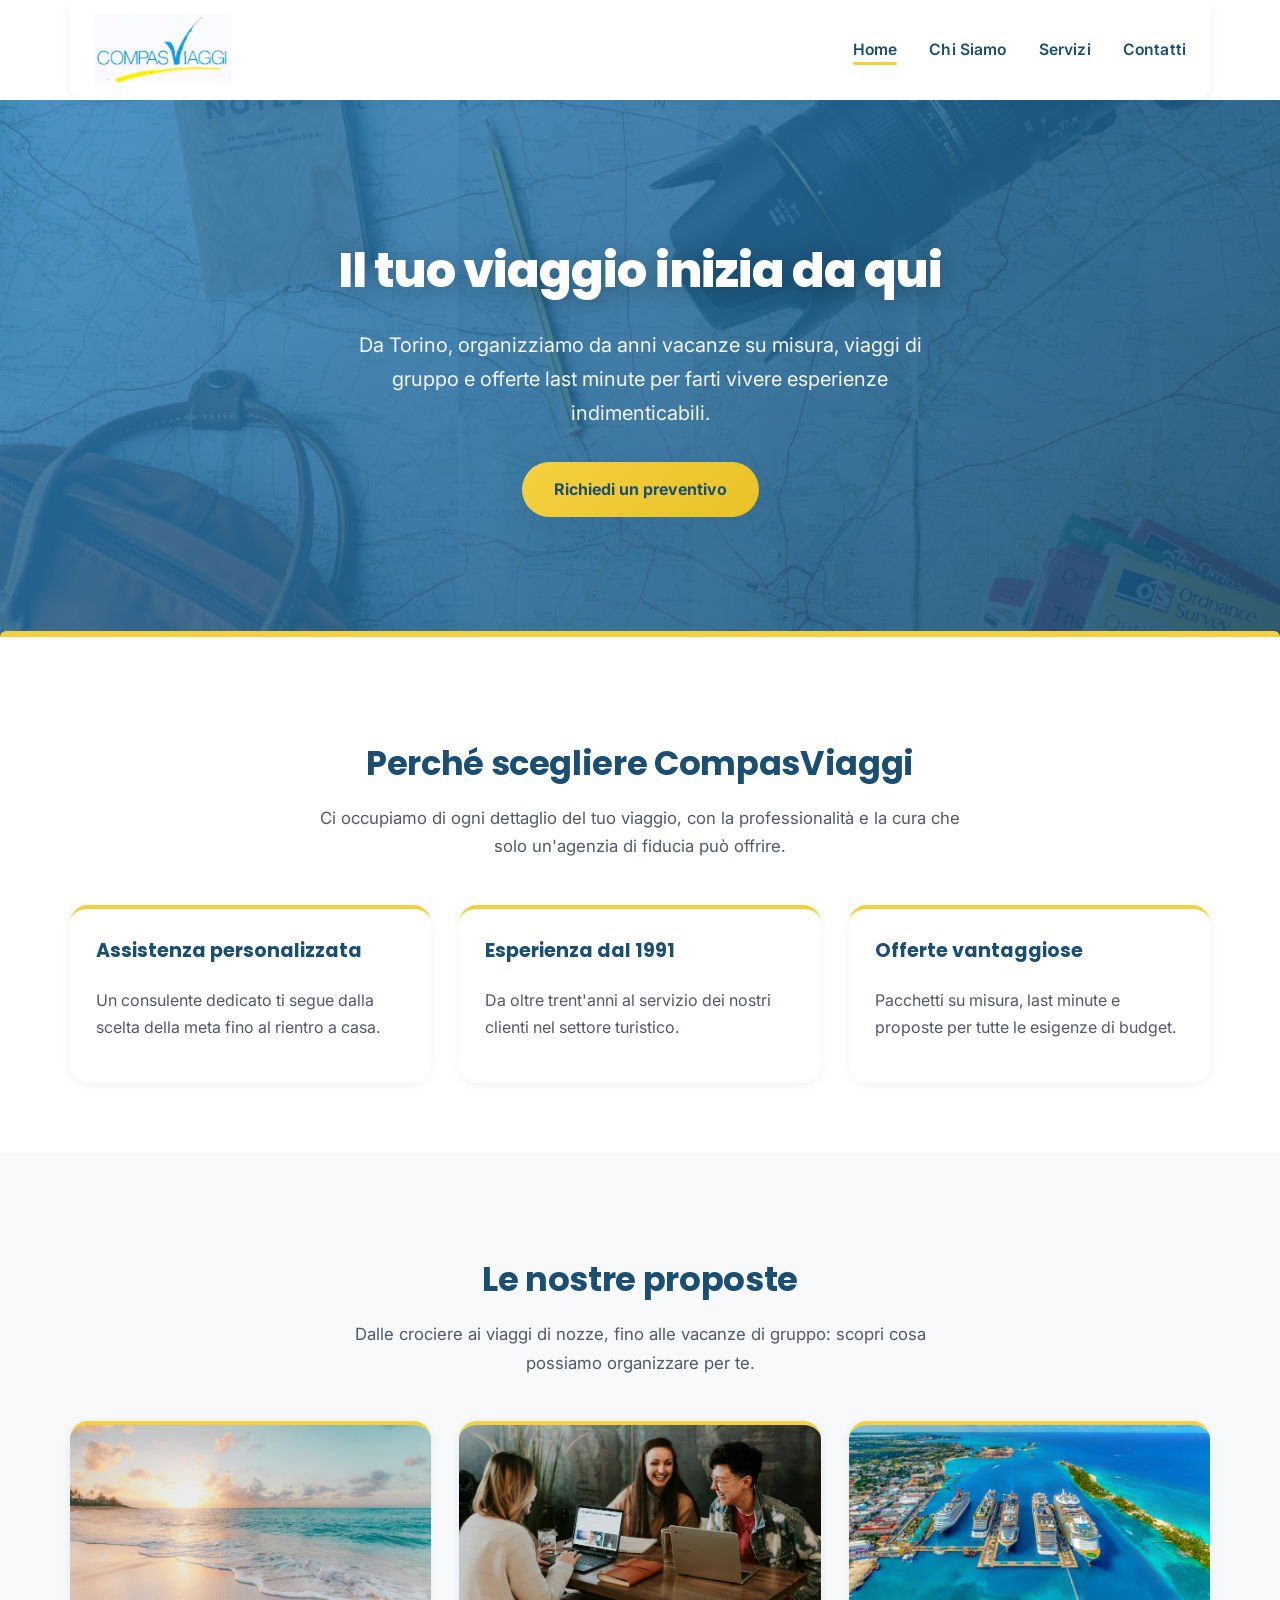
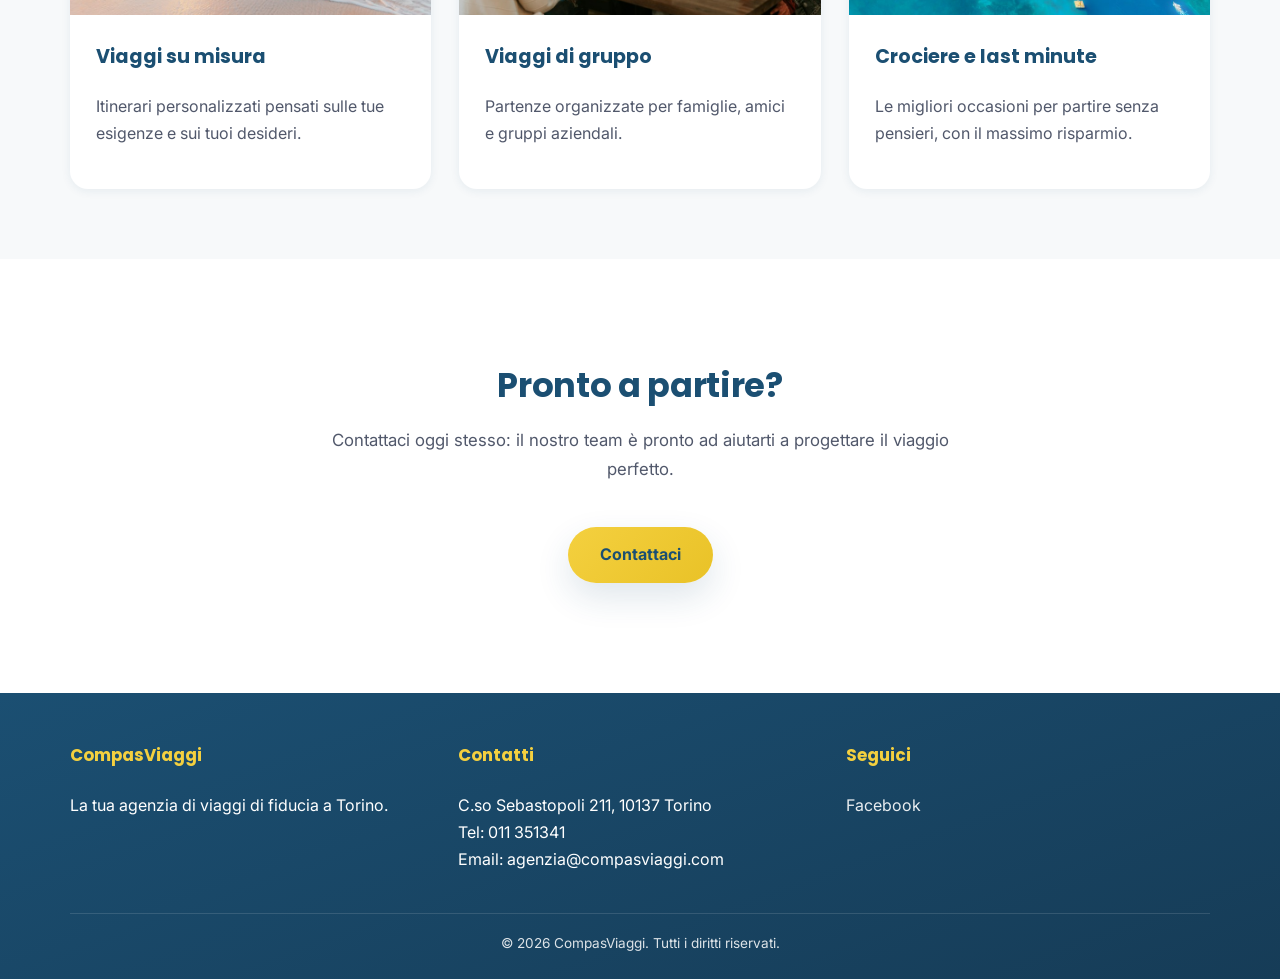
<file: index.html>
<!DOCTYPE html>
<html lang="it">
<head>
<meta charset="UTF-8">
<meta name="viewport" content="width=device-width, initial-scale=1.0">
<title>CompasViaggi - Agenzia Viaggi a Torino</title>
<meta name="description" content="CompasViaggi, la tua agenzia di viaggi a Torino: pacchetti su misura, viaggi di gruppo, crociere e last minute.">
<link rel="stylesheet" href="css/style.css">
</head>
<body>

<header class="site-header">
  <a href="index.html" class="logo-link">
    <img src="img/logo.png" alt="Logo CompasViaggi">
  </a>
  <button class="nav-toggle" aria-label="Apri menu">&#9776;</button>
  <nav class="main-nav">
    <ul>
      <li><a href="index.html" class="active">Home</a></li>
      <li><a href="chi-siamo.html">Chi Siamo</a></li>
      <li><a href="servizi.html">Servizi</a></li>
      <li><a href="contatti.html">Contatti</a></li>
    </ul>
  </nav>
</header>

<section class="hero">
  <h1>Il tuo viaggio inizia da qui</h1>
  <p>Da Torino, organizziamo da anni vacanze su misura, viaggi di gruppo e offerte last minute per farti vivere esperienze indimenticabili.</p>
  <a href="contatti.html" class="btn">Richiedi un preventivo</a>
</section>

<section>
  <h2>Perché scegliere CompasViaggi</h2>
  <p class="section-intro">Ci occupiamo di ogni dettaglio del tuo viaggio, con la professionalità e la cura che solo un'agenzia di fiducia può offrire.</p>
  <div class="grid">
    <div class="card">
      <div class="card-body">
        <h3>Assistenza personalizzata</h3>
        <p>Un consulente dedicato ti segue dalla scelta della meta fino al rientro a casa.</p>
      </div>
    </div>
    <div class="card">
      <div class="card-body">
        <h3>Esperienza dal 1991</h3>
        <p>Da oltre trent'anni al servizio dei nostri clienti nel settore turistico.</p>
      </div>
    </div>
    <div class="card">
      <div class="card-body">
        <h3>Offerte vantaggiose</h3>
        <p>Pacchetti su misura, last minute e proposte per tutte le esigenze di budget.</p>
      </div>
    </div>
  </div>
</section>

<section class="alt-bg">
  <h2>Le nostre proposte</h2>
  <p class="section-intro">Dalle crociere ai viaggi di nozze, fino alle vacanze di gruppo: scopri cosa possiamo organizzare per te.</p>
  <div class="grid">
    <div class="card">
      <img class="card-img" src="img/viaggi-su-misura.jpg" alt="Spiaggia tropicale con palme, viaggio su misura">
      <div class="card-body">
        <h3>Viaggi su misura</h3>
        <p>Itinerari personalizzati pensati sulle tue esigenze e sui tuoi desideri.</p>
      </div>
    </div>
    <div class="card">
      <img class="card-img" src="img/viaggi-di-gruppo.jpg" alt="Gruppo di amici in viaggio">
      <div class="card-body">
        <h3>Viaggi di gruppo</h3>
        <p>Partenze organizzate per famiglie, amici e gruppi aziendali.</p>
      </div>
    </div>
    <div class="card">
      <img class="card-img" src="img/crociere.jpg" alt="Nave da crociera al tramonto">
      <div class="card-body">
        <h3>Crociere e last minute</h3>
        <p>Le migliori occasioni per partire senza pensieri, con il massimo risparmio.</p>
      </div>
    </div>
  </div>
</section>

<section style="text-align:center;">
  <h2>Pronto a partire?</h2>
  <p class="section-intro">Contattaci oggi stesso: il nostro team è pronto ad aiutarti a progettare il viaggio perfetto.</p>
  <a href="contatti.html" class="btn">Contattaci</a>
</section>

<footer class="site-footer">
  <div class="footer-grid">
    <div>
      <h4>CompasViaggi</h4>
      <p>La tua agenzia di viaggi di fiducia a Torino.</p>
    </div>
    <div>
      <h4>Contatti</h4>
      <p>C.so Sebastopoli 211, 10137 Torino<br>
      Tel: 011 351341<br>
      Email: agenzia@compasviaggi.com</p>
    </div>
    <div>
      <h4>Seguici</h4>
      <p><a href="https://www.facebook.com/compasviaggi" target="_blank" rel="noopener">Facebook</a></p>
    </div>
  </div>
  <div class="footer-bottom">
    &copy; 2026 CompasViaggi. Tutti i diritti riservati.
  </div>
</footer>

<script src="js/main.js"></script>
</body>
</html>
</file>
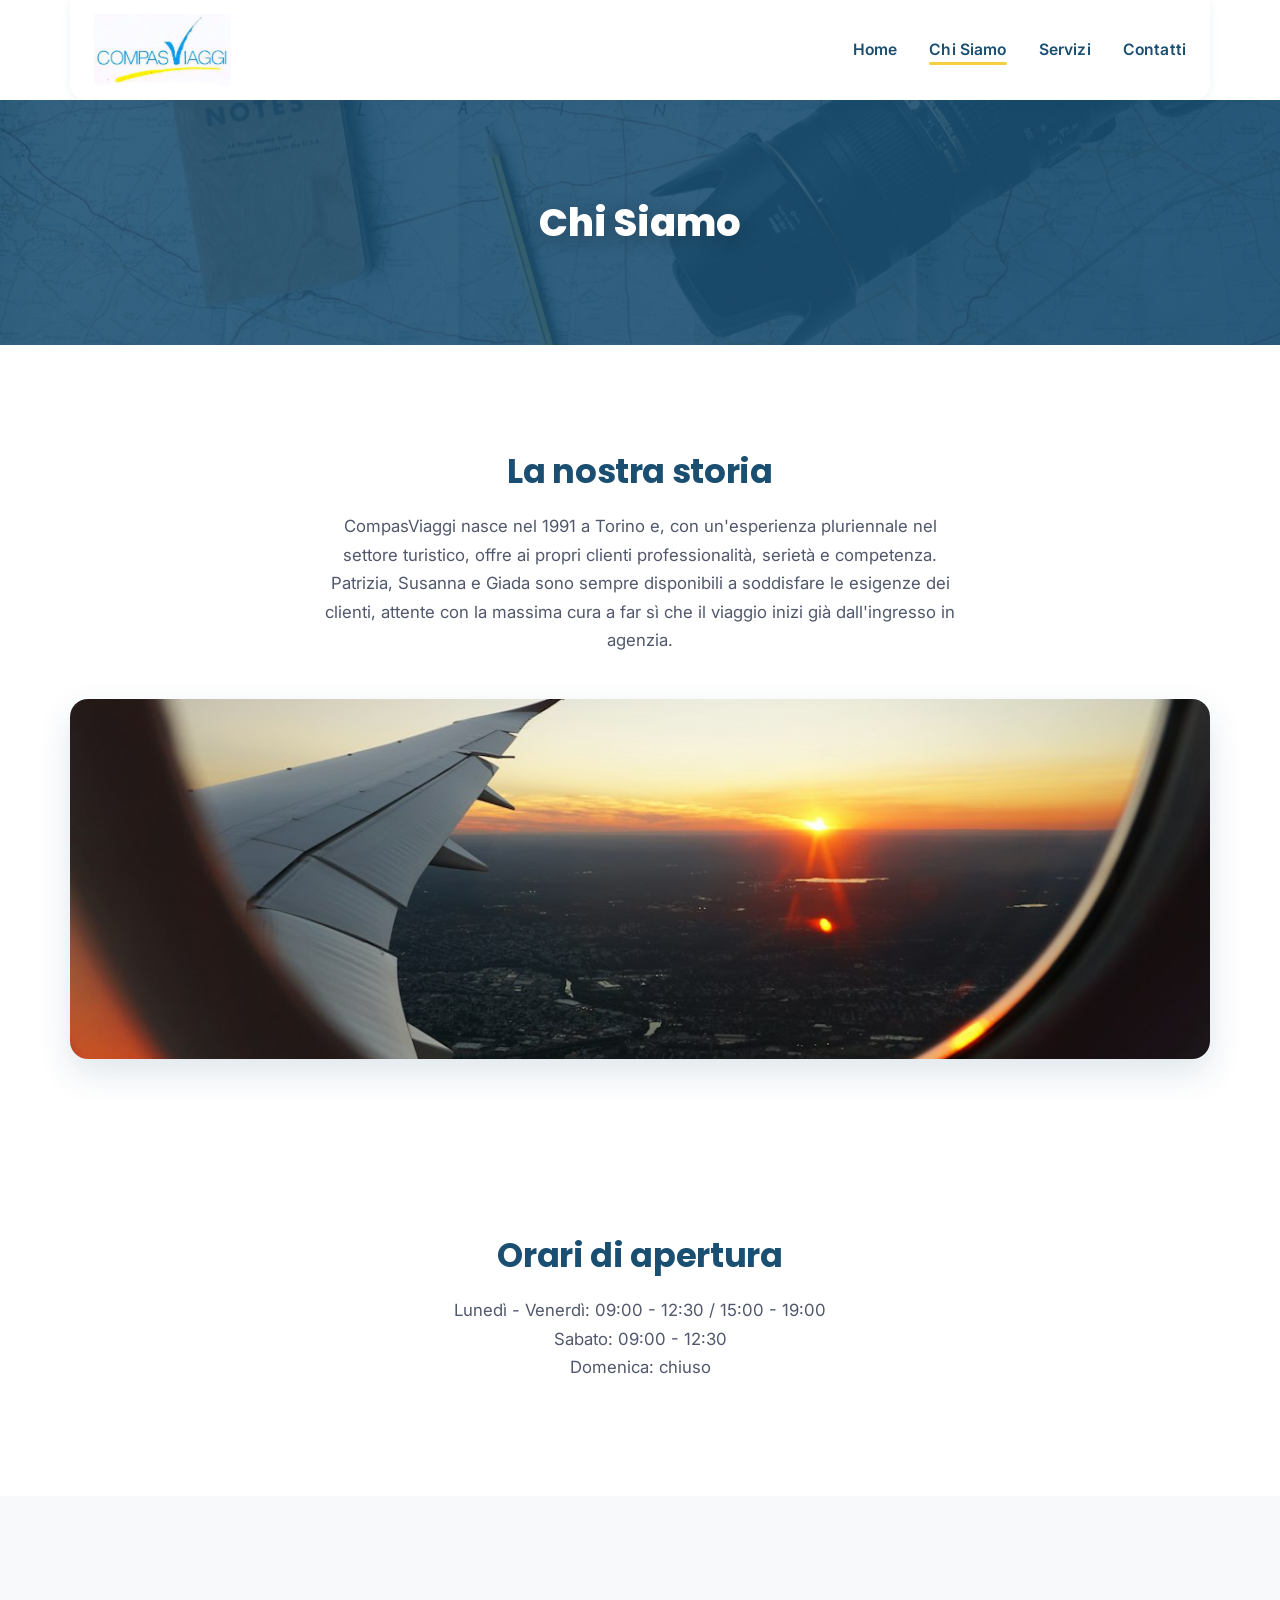
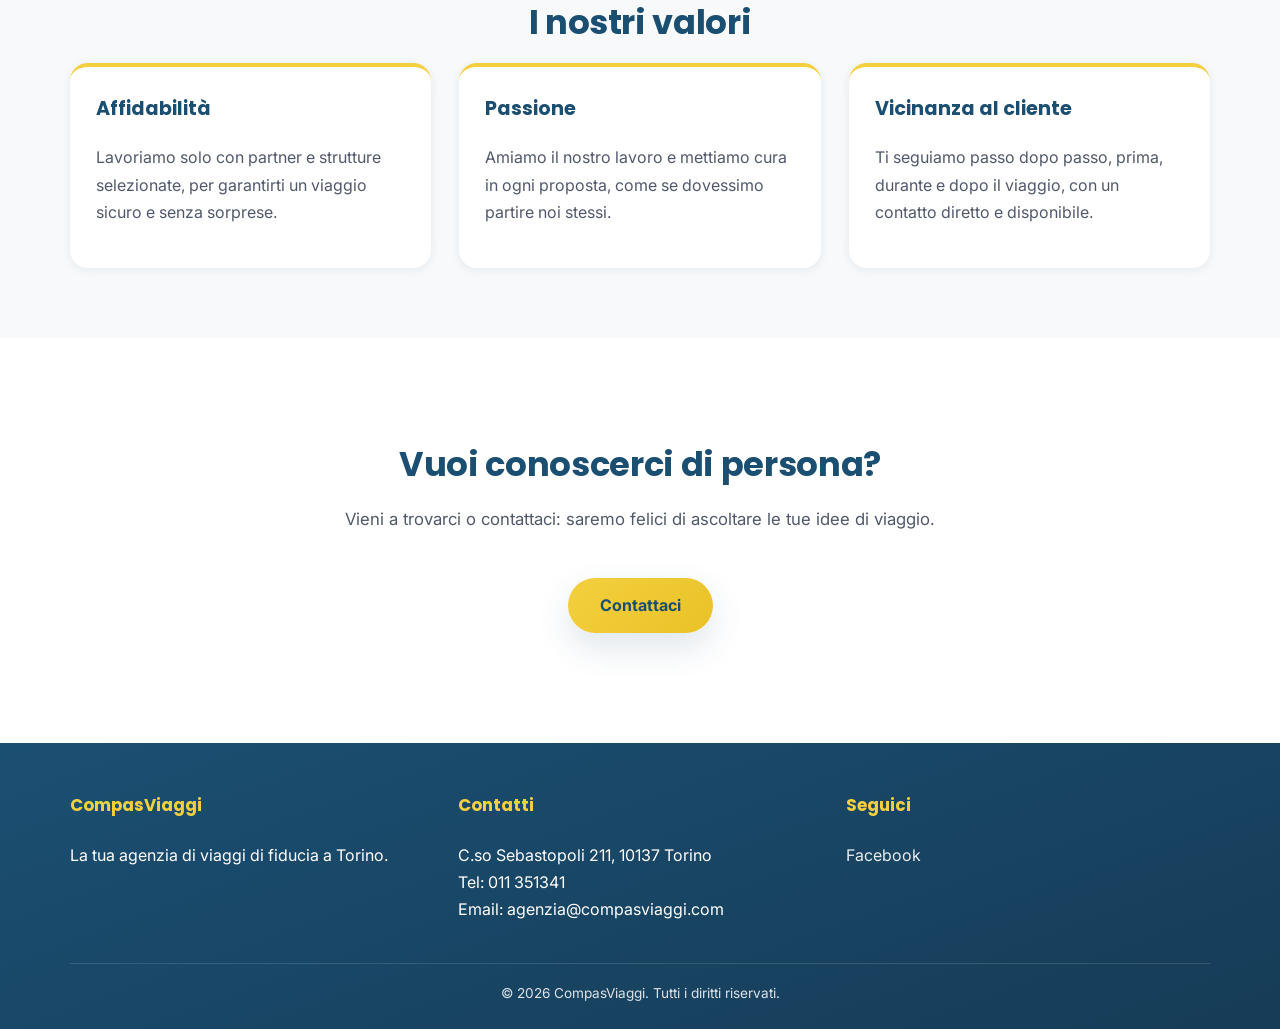
<file: chi-siamo.html>
<!DOCTYPE html>
<html lang="it">
<head>
<meta charset="UTF-8">
<meta name="viewport" content="width=device-width, initial-scale=1.0">
<title>Chi Siamo - CompasViaggi</title>
<meta name="description" content="Scopri la storia e i valori di CompasViaggi, agenzia viaggi a Torino.">
<link rel="stylesheet" href="css/style.css">
</head>
<body>

<header class="site-header">
  <a href="index.html" class="logo-link">
    <img src="img/logo.png" alt="Logo CompasViaggi">
  </a>
  <button class="nav-toggle" aria-label="Apri menu">&#9776;</button>
  <nav class="main-nav">
    <ul>
      <li><a href="index.html">Home</a></li>
      <li><a href="chi-siamo.html" class="active">Chi Siamo</a></li>
      <li><a href="servizi.html">Servizi</a></li>
      <li><a href="contatti.html">Contatti</a></li>
    </ul>
  </nav>
</header>

<section class="page-hero">
  <h1>Chi Siamo</h1>
</section>

<section>
  <h2>La nostra storia</h2>
  <p class="section-intro">
    CompasViaggi nasce nel 1991 a Torino e, con un'esperienza pluriennale nel settore turistico,
    offre ai propri clienti professionalità, serietà e competenza. Patrizia, Susanna e Giada
    sono sempre disponibili a soddisfare le esigenze dei clienti, attente con la massima cura
    a far sì che il viaggio inizi già dall'ingresso in agenzia.
  </p>
  <div class="section-img">
    <img src="img/chi-siamo.jpg" alt="Mappa del mondo e accessori da viaggio su un tavolo">
  </div>
</section>

<section style="text-align:center;">
  <h2>Orari di apertura</h2>
  <p class="section-intro">
    Lunedì - Venerdì: 09:00 - 12:30 / 15:00 - 19:00<br>
    Sabato: 09:00 - 12:30<br>
    Domenica: chiuso
  </p>
</section>

<section class="alt-bg">
  <h2>I nostri valori</h2>
  <div class="grid">
    <div class="card">
      <div class="card-body">
        <h3>Affidabilità</h3>
        <p>Lavoriamo solo con partner e strutture selezionate, per garantirti un viaggio sicuro e senza sorprese.</p>
      </div>
    </div>
    <div class="card">
      <div class="card-body">
        <h3>Passione</h3>
        <p>Amiamo il nostro lavoro e mettiamo cura in ogni proposta, come se dovessimo partire noi stessi.</p>
      </div>
    </div>
    <div class="card">
      <div class="card-body">
        <h3>Vicinanza al cliente</h3>
        <p>Ti seguiamo passo dopo passo, prima, durante e dopo il viaggio, con un contatto diretto e disponibile.</p>
      </div>
    </div>
  </div>
</section>

<section style="text-align:center;">
  <h2>Vuoi conoscerci di persona?</h2>
  <p class="section-intro">Vieni a trovarci o contattaci: saremo felici di ascoltare le tue idee di viaggio.</p>
  <a href="contatti.html" class="btn">Contattaci</a>
</section>

<footer class="site-footer">
  <div class="footer-grid">
    <div>
      <h4>CompasViaggi</h4>
      <p>La tua agenzia di viaggi di fiducia a Torino.</p>
    </div>
    <div>
      <h4>Contatti</h4>
      <p>C.so Sebastopoli 211, 10137 Torino<br>
      Tel: 011 351341<br>
      Email: agenzia@compasviaggi.com</p>
    </div>
    <div>
      <h4>Seguici</h4>
      <p><a href="https://www.facebook.com/compasviaggi" target="_blank" rel="noopener">Facebook</a></p>
    </div>
  </div>
  <div class="footer-bottom">
    &copy; 2026 CompasViaggi. Tutti i diritti riservati.
  </div>
</footer>

<script src="js/main.js"></script>
</body>
</html>
</file>
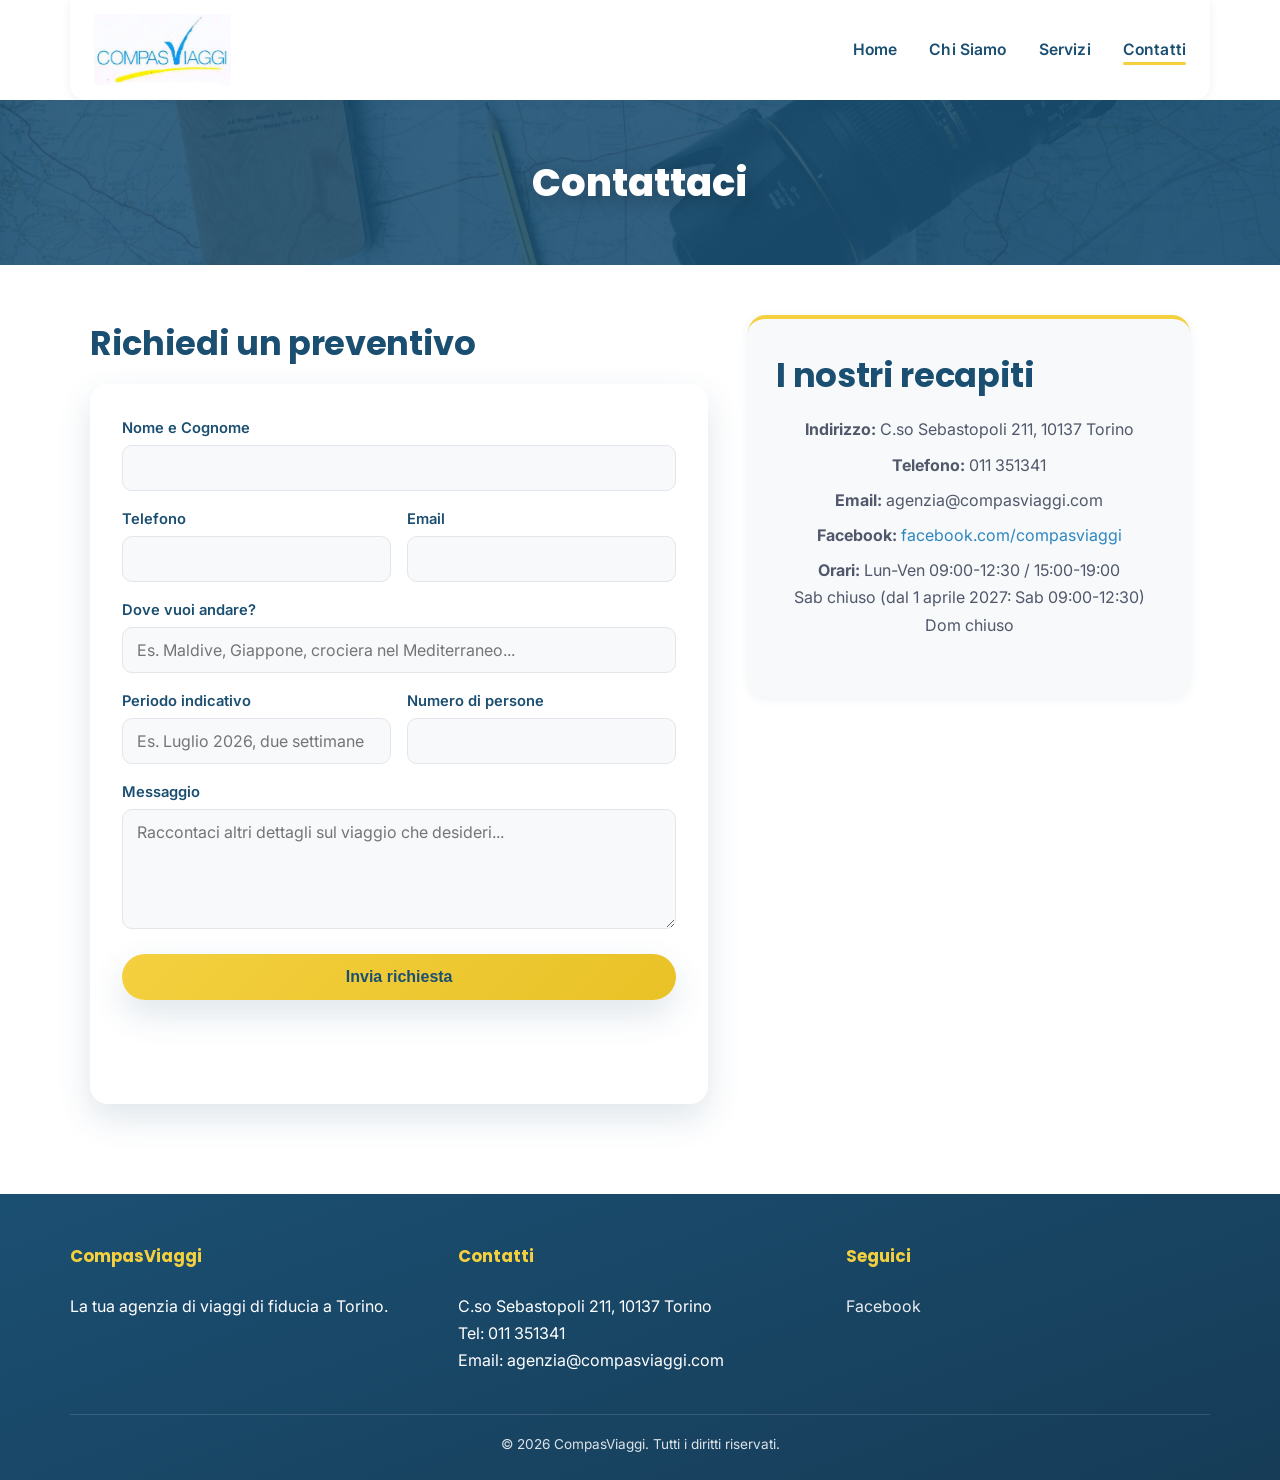
<file: contatti.html>
<!DOCTYPE html>
<html lang="it">
<head>
<meta charset="UTF-8">
<meta name="viewport" content="width=device-width, initial-scale=1.0">
<title>Contatti - CompasViaggi</title>
<meta name="description" content="Contatta CompasViaggi, agenzia viaggi a Torino, per richiedere un preventivo o informazioni.">
<link rel="stylesheet" href="css/style.css">
</head>
<body>

<header class="site-header">
  <a href="index.html" class="logo-link">
    <img src="img/logo.png" alt="Logo CompasViaggi">
  </a>
  <button class="nav-toggle" aria-label="Apri menu">&#9776;</button>
  <nav class="main-nav">
    <ul>
      <li><a href="index.html">Home</a></li>
      <li><a href="chi-siamo.html">Chi Siamo</a></li>
      <li><a href="servizi.html">Servizi</a></li>
      <li><a href="contatti.html" class="active">Contatti</a></li>
    </ul>
  </nav>
</header>

<section class="page-hero page-hero-compact">
  <h1>Contattaci</h1>
</section>

<section class="contact-layout">
  <div class="contact-form-col">
    <h2>Richiedi un preventivo</h2>
    <form id="contact-form" action="https://api.web3forms.com/submit" method="POST">
      <input type="hidden" name="access_key" value="f7b10cd6-b28a-4b12-8dbb-00803e3a4eb9">
      <input type="hidden" name="subject" value="Nuova richiesta dal sito CompasViaggi">
      <input type="hidden" name="redirect" value="https://davcic.github.io/CompasViaggi/contatti.html?inviato=1">
      <input type="checkbox" name="botcheck" class="hidden" style="display:none" tabindex="-1" autocomplete="off">

      <div>
        <label for="nome-cognome">Nome e Cognome</label>
        <input type="text" id="nome-cognome" name="Nome e Cognome" required>
      </div>
      <div class="form-row">
        <div>
          <label for="telefono">Telefono</label>
          <input type="tel" id="telefono" name="Telefono" required>
        </div>
        <div>
          <label for="email">Email</label>
          <input type="email" id="email" name="Email" required>
        </div>
      </div>
      <div>
        <label for="destinazione">Dove vuoi andare?</label>
        <input type="text" id="destinazione" name="Destinazione" placeholder="Es. Maldive, Giappone, crociera nel Mediterraneo...">
      </div>
      <div class="form-row">
        <div>
          <label for="periodo">Periodo indicativo</label>
          <input type="text" id="periodo" name="Periodo" placeholder="Es. Luglio 2026, due settimane">
        </div>
        <div>
          <label for="persone">Numero di persone</label>
          <input type="number" id="persone" name="Numero di persone" min="1">
        </div>
      </div>
      <div>
        <label for="messaggio">Messaggio</label>
        <textarea id="messaggio" name="Messaggio" placeholder="Raccontaci altri dettagli sul viaggio che desideri..."></textarea>
      </div>
      <button type="submit" class="btn">Invia richiesta</button>
      <p class="form-status" id="form-status"></p>
    </form>
  </div>

  <aside class="contact-info-col">
    <h2>I nostri recapiti</h2>
    <ul class="contact-info-list contact-info-list-left">
      <li><strong>Indirizzo:</strong> C.so Sebastopoli 211, 10137 Torino</li>
      <li><strong>Telefono:</strong> 011 351341</li>
      <li><strong>Email:</strong> agenzia@compasviaggi.com</li>
      <li><strong>Facebook:</strong> <a href="https://www.facebook.com/compasviaggi" target="_blank" rel="noopener">facebook.com/compasviaggi</a></li>
      <li><strong>Orari:</strong> Lun-Ven 09:00-12:30 / 15:00-19:00<br>Sab chiuso (dal 1 aprile 2027: Sab 09:00-12:30)<br>Dom chiuso</li>
    </ul>
  </aside>
</section>

<footer class="site-footer">
  <div class="footer-grid">
    <div>
      <h4>CompasViaggi</h4>
      <p>La tua agenzia di viaggi di fiducia a Torino.</p>
    </div>
    <div>
      <h4>Contatti</h4>
      <p>C.so Sebastopoli 211, 10137 Torino<br>
      Tel: 011 351341<br>
      Email: agenzia@compasviaggi.com</p>
    </div>
    <div>
      <h4>Seguici</h4>
      <p><a href="https://www.facebook.com/compasviaggi" target="_blank" rel="noopener">Facebook</a></p>
    </div>
  </div>
  <div class="footer-bottom">
    &copy; 2026 CompasViaggi. Tutti i diritti riservati.
  </div>
</footer>

<script src="js/main.js"></script>
</body>
</html>
</file>
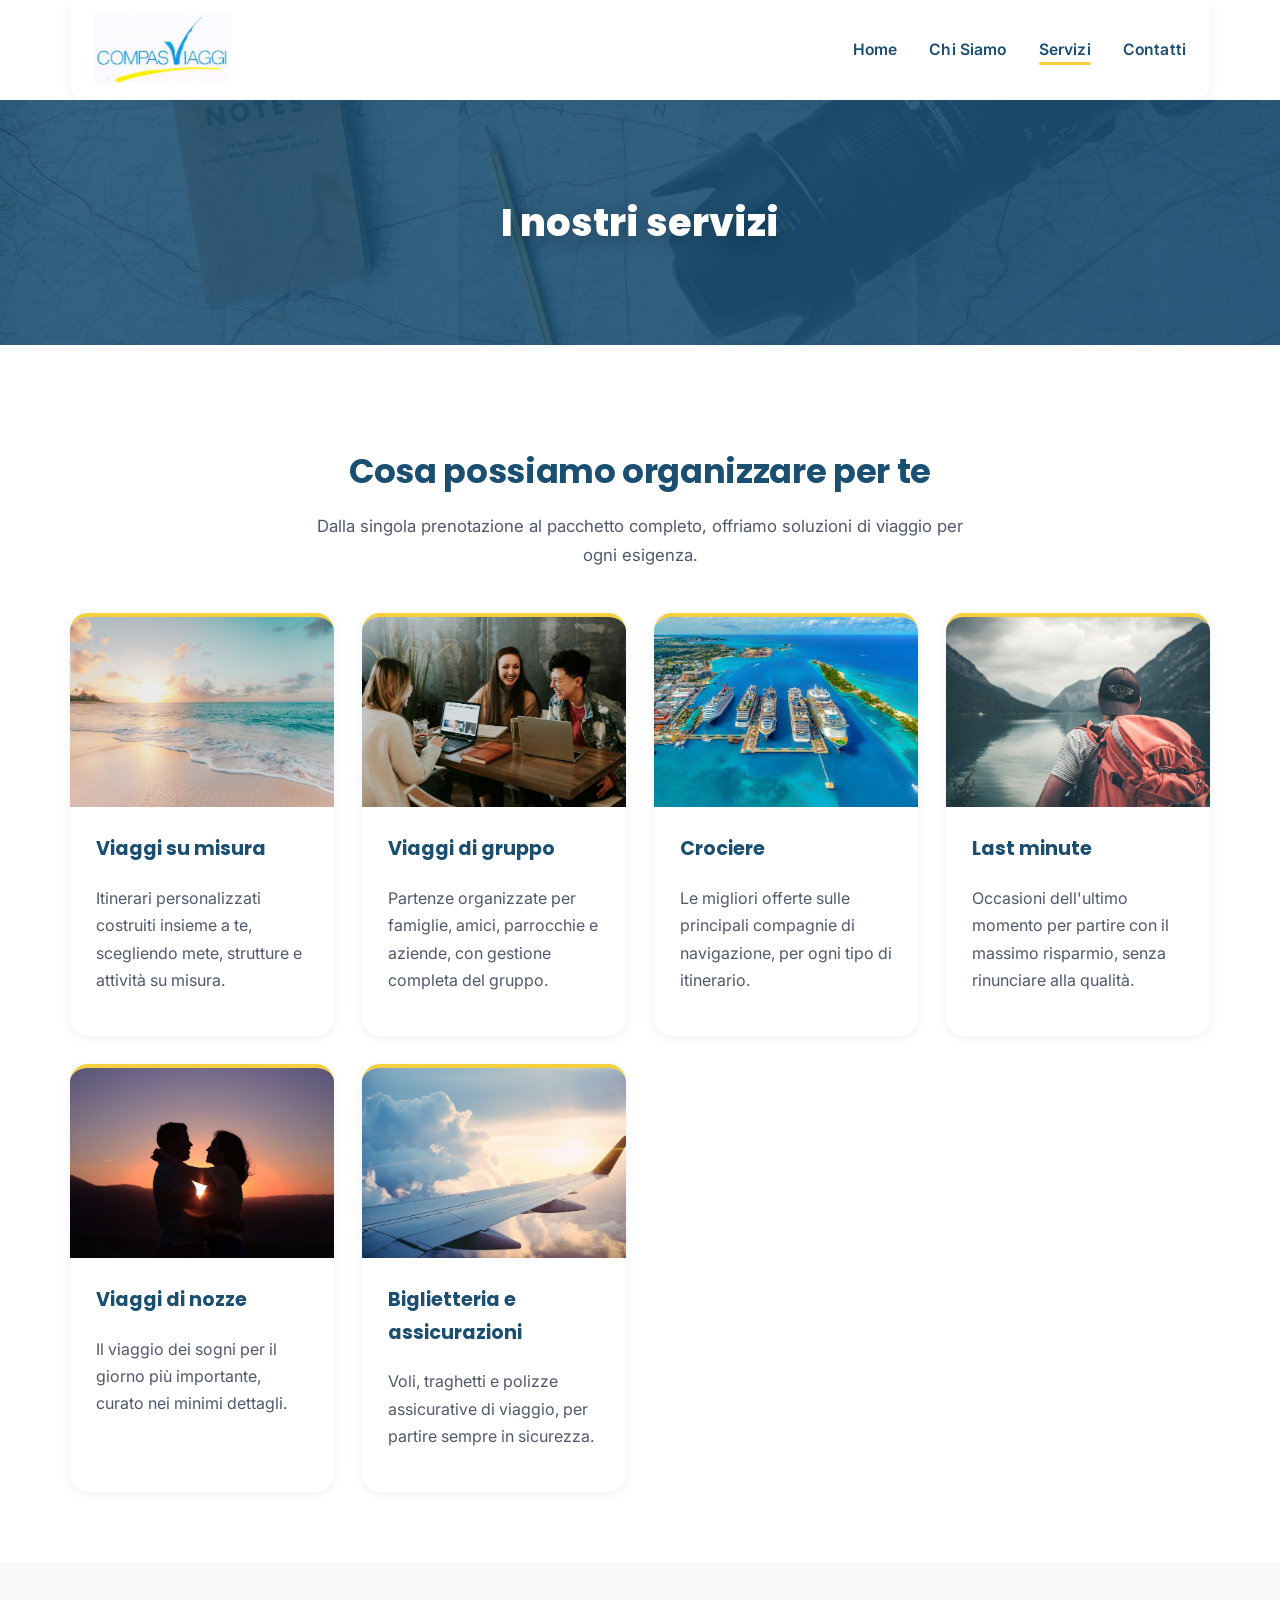
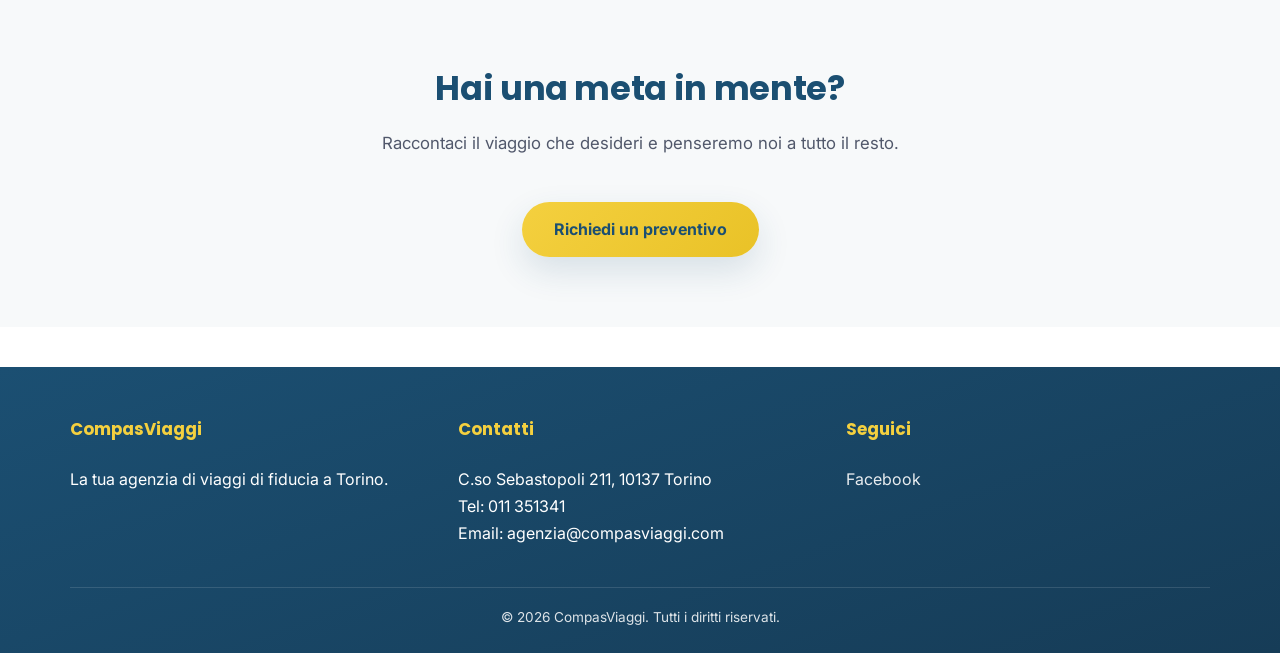
<file: servizi.html>
<!DOCTYPE html>
<html lang="it">
<head>
<meta charset="UTF-8">
<meta name="viewport" content="width=device-width, initial-scale=1.0">
<title>Servizi - CompasViaggi</title>
<meta name="description" content="Scopri i servizi di CompasViaggi: viaggi su misura, viaggi di gruppo, crociere, last minute e viaggi di nozze.">
<link rel="stylesheet" href="css/style.css">
</head>
<body>

<header class="site-header">
  <a href="index.html" class="logo-link">
    <img src="img/logo.png" alt="Logo CompasViaggi">
  </a>
  <button class="nav-toggle" aria-label="Apri menu">&#9776;</button>
  <nav class="main-nav">
    <ul>
      <li><a href="index.html">Home</a></li>
      <li><a href="chi-siamo.html">Chi Siamo</a></li>
      <li><a href="servizi.html" class="active">Servizi</a></li>
      <li><a href="contatti.html">Contatti</a></li>
    </ul>
  </nav>
</header>

<section class="page-hero">
  <h1>I nostri servizi</h1>
</section>

<section>
  <h2>Cosa possiamo organizzare per te</h2>
  <p class="section-intro">Dalla singola prenotazione al pacchetto completo, offriamo soluzioni di viaggio per ogni esigenza.</p>
  <div class="grid">
    <div class="card">
      <img class="card-img" src="img/viaggi-su-misura.jpg" alt="Spiaggia tropicale con palme, viaggio su misura">
      <div class="card-body">
        <h3>Viaggi su misura</h3>
        <p>Itinerari personalizzati costruiti insieme a te, scegliendo mete, strutture e attività su misura.</p>
      </div>
    </div>
    <div class="card">
      <img class="card-img" src="img/viaggi-di-gruppo.jpg" alt="Gruppo di amici in viaggio">
      <div class="card-body">
        <h3>Viaggi di gruppo</h3>
        <p>Partenze organizzate per famiglie, amici, parrocchie e aziende, con gestione completa del gruppo.</p>
      </div>
    </div>
    <div class="card">
      <img class="card-img" src="img/crociere.jpg" alt="Nave da crociera al tramonto">
      <div class="card-body">
        <h3>Crociere</h3>
        <p>Le migliori offerte sulle principali compagnie di navigazione, per ogni tipo di itinerario.</p>
      </div>
    </div>
    <div class="card">
      <img class="card-img" src="img/last-minute.jpg" alt="Valigia e mappa pronte per partire last minute">
      <div class="card-body">
        <h3>Last minute</h3>
        <p>Occasioni dell'ultimo momento per partire con il massimo risparmio, senza rinunciare alla qualità.</p>
      </div>
    </div>
    <div class="card">
      <img class="card-img" src="img/viaggi-di-nozze.jpg" alt="Coppia in luna di miele su una spiaggia tropicale">
      <div class="card-body">
        <h3>Viaggi di nozze</h3>
        <p>Il viaggio dei sogni per il giorno più importante, curato nei minimi dettagli.</p>
      </div>
    </div>
    <div class="card">
      <img class="card-img" src="img/biglietteria.jpg" alt="Aeroporto con aerei, biglietteria e assicurazioni di viaggio">
      <div class="card-body">
        <h3>Biglietteria e assicurazioni</h3>
        <p>Voli, traghetti e polizze assicurative di viaggio, per partire sempre in sicurezza.</p>
      </div>
    </div>
  </div>
</section>

<section class="alt-bg" style="text-align:center;">
  <h2>Hai una meta in mente?</h2>
  <p class="section-intro">Raccontaci il viaggio che desideri e penseremo noi a tutto il resto.</p>
  <a href="contatti.html" class="btn">Richiedi un preventivo</a>
</section>

<footer class="site-footer">
  <div class="footer-grid">
    <div>
      <h4>CompasViaggi</h4>
      <p>La tua agenzia di viaggi di fiducia a Torino.</p>
    </div>
    <div>
      <h4>Contatti</h4>
      <p>C.so Sebastopoli 211, 10137 Torino<br>
      Tel: 011 351341<br>
      Email: agenzia@compasviaggi.com</p>
    </div>
    <div>
      <h4>Seguici</h4>
      <p><a href="https://www.facebook.com/compasviaggi" target="_blank" rel="noopener">Facebook</a></p>
    </div>
  </div>
  <div class="footer-bottom">
    &copy; 2026 CompasViaggi. Tutti i diritti riservati.
  </div>
</footer>

<script src="js/main.js"></script>
</body>
</html>
</file>
<file: css/style.css>
@import url("https://fonts.googleapis.com/css2?family=Poppins:wght@400;500;600;700;800&family=Inter:wght@400;500;600&display=swap");

:root {
  --blu: #2E86C1;
  --blu-scuro: #1B4F72;
  --giallo: #F4D03F;
  --bianco: #FFFFFF;
  --grigio-chiaro: #F7F9FA;
  --grigio-testo: #51586B;
  --radius: 18px;
  --max-width: 1140px;
  --shadow-sm: 0 2px 10px rgba(27, 79, 114, 0.08);
  --shadow-md: 0 14px 34px rgba(27, 79, 114, 0.14);
  --shadow-lg: 0 24px 50px rgba(27, 79, 114, 0.22);
}

* {
  box-sizing: border-box;
}

body {
  margin: 0;
  font-family: "Inter", "Segoe UI", "Helvetica Neue", Arial, sans-serif;
  color: var(--grigio-testo);
  background: var(--bianco);
  line-height: 1.7;
  -webkit-font-smoothing: antialiased;
}

h1, h2, h3, h4 {
  font-family: "Poppins", "Segoe UI", sans-serif;
}

a {
  color: var(--blu);
  text-decoration: none;
  transition: color 0.2s ease;
}

a:hover {
  color: var(--blu-scuro);
  text-decoration: underline;
}

img {
  max-width: 100%;
  display: block;
}

.container {
  max-width: var(--max-width);
  margin: 0 auto;
  padding: 0 20px;
}

/* Header */
.site-header {
  display: flex;
  align-items: center;
  justify-content: space-between;
  padding: 14px 24px;
  max-width: var(--max-width);
  margin: 0 auto;
  position: sticky;
  top: 0;
  z-index: 50;
  background: rgba(255, 255, 255, 0.9);
  backdrop-filter: blur(10px);
  box-shadow: var(--shadow-sm);
  border-radius: 0 0 16px 16px;
}

.logo-link img {
  height: 72px;
  width: auto;
}

@media (max-width: 720px) {
  .logo-link img {
    height: 54px;
  }
}

.nav-toggle {
  display: none;
  background: none;
  border: none;
  font-size: 28px;
  color: var(--blu-scuro);
  cursor: pointer;
  padding: 8px 12px;
  line-height: 1;
}

.main-nav ul {
  list-style: none;
  display: flex;
  gap: 32px;
  margin: 0;
  padding: 0;
}

.main-nav a {
  color: var(--blu-scuro);
  font-weight: 600;
  font-size: 0.98rem;
  letter-spacing: 0.01em;
  padding-bottom: 6px;
  position: relative;
}

.main-nav a:hover {
  text-decoration: none;
  color: var(--blu);
}

.main-nav a::after {
  content: "";
  position: absolute;
  left: 0;
  bottom: 0;
  width: 0;
  height: 3px;
  background: var(--giallo);
  border-radius: 3px;
  transition: width 0.25s ease;
}

.main-nav a:hover::after {
  width: 100%;
}

.main-nav a.active::after {
  width: 100%;
}

/* Hero */
.hero {
  background:
    linear-gradient(135deg, rgba(46,134,193,0.80) 0%, rgba(27,79,114,0.9) 100%),
    url("../img/hero-travel.jpg") center/cover no-repeat;
  color: var(--bianco);
  padding: 130px 20px 120px;
  text-align: center;
  position: relative;
  overflow: hidden;
}

.hero::after {
  content: "";
  display: block;
  height: 6px;
  background: var(--giallo);
  width: 100%;
  position: absolute;
  bottom: 0;
  left: 0;
  border-radius: 6px 6px 0 0;
}

.hero h1 {
  font-size: 3rem;
  font-weight: 800;
  margin: 0 0 16px;
  text-shadow: 0 4px 24px rgba(0,0,0,0.25);
  letter-spacing: -0.02em;
}

.hero p {
  font-size: 1.25rem;
  margin: 0 auto 32px;
  max-width: 620px;
  opacity: 0.95;
}

.btn {
  display: inline-block;
  background: linear-gradient(135deg, var(--giallo) 0%, #e9c227 100%);
  color: var(--blu-scuro);
  padding: 14px 32px;
  border-radius: 999px;
  font-weight: 700;
  border: none;
  cursor: pointer;
  font-size: 1rem;
  box-shadow: var(--shadow-md);
  transition: transform 0.2s ease, box-shadow 0.2s ease, opacity 0.2s ease;
}

.btn:hover {
  opacity: 0.95;
  text-decoration: none;
  transform: translateY(-3px);
  box-shadow: var(--shadow-lg);
}

.page-hero {
  background:
    linear-gradient(135deg, rgba(27,79,114,0.85) 0%, rgba(27,79,114,0.92) 100%),
    url("../img/hero-travel.jpg") center 30%/cover no-repeat;
  color: var(--bianco);
  padding: 90px 20px;
  text-align: center;
}

.page-hero h1 {
  margin: 0;
  font-size: 2.4rem;
  font-weight: 800;
  text-shadow: 0 4px 20px rgba(0,0,0,0.25);
}

.page-hero-compact {
  padding: 50px 20px;
}

.contact-layout {
  display: grid;
  grid-template-columns: 1.4fr 1fr;
  gap: 40px;
  max-width: var(--max-width);
  margin: 0 auto;
  padding: 50px 20px;
  align-items: start;
}

.contact-layout h2 {
  text-align: left;
  margin-top: 0;
}

.contact-form-col form {
  margin: 0;
  max-width: none;
  background: var(--bianco);
  box-shadow: var(--shadow-md);
  border-radius: var(--radius);
  padding: 32px;
}

.form-row {
  display: grid;
  grid-template-columns: 1fr 1fr;
  gap: 16px;
}

.contact-info-col {
  background: var(--grigio-chiaro);
  border-radius: var(--radius);
  padding: 28px;
  border-top: 4px solid var(--giallo);
  box-shadow: var(--shadow-sm);
}

.contact-info-list-left {
  text-align: left;
}

@media (max-width: 820px) {
  .contact-layout {
    grid-template-columns: 1fr;
  }
  .form-row {
    grid-template-columns: 1fr;
  }
}

/* Sections */
section {
  padding: 70px 20px;
}

section h2 {
  color: var(--blu-scuro);
  text-align: center;
  font-size: 2.1rem;
  font-weight: 700;
  margin-bottom: 12px;
  letter-spacing: -0.01em;
}

.section-intro {
  text-align: center;
  max-width: 650px;
  margin: 0 auto 44px;
  color: var(--grigio-testo);
  font-size: 1.05rem;
}

.grid {
  display: grid;
  grid-template-columns: repeat(auto-fit, minmax(260px, 1fr));
  gap: 28px;
  max-width: var(--max-width);
  margin: 0 auto;
}

.card {
  background: var(--bianco);
  border-radius: var(--radius);
  overflow: hidden;
  box-shadow: var(--shadow-sm);
  border-top: 4px solid var(--giallo);
  transition: transform 0.25s ease, box-shadow 0.25s ease;
}

.card:hover {
  transform: translateY(-6px);
  box-shadow: var(--shadow-md);
}

.card .card-body {
  padding: 26px;
}

.card-img {
  width: 100%;
  height: 190px;
  object-fit: cover;
  display: block;
}

.card h3 {
  color: var(--blu-scuro);
  margin-top: 0;
  font-size: 1.2rem;
}

.alt-bg {
  background: var(--grigio-chiaro);
}

.section-img {
  max-width: var(--max-width);
  margin: 0 auto;
  border-radius: var(--radius);
  overflow: hidden;
  box-shadow: var(--shadow-md);
}

.section-img img {
  width: 100%;
  height: 360px;
  object-fit: cover;
  transition: transform 0.4s ease;
}

.section-img:hover img {
  transform: scale(1.03);
}

/* Footer */
.site-footer {
  background: linear-gradient(160deg, var(--blu-scuro) 0%, #163c57 100%);
  color: var(--bianco);
  padding: 48px 20px 24px;
  margin-top: 40px;
}

.footer-grid {
  display: grid;
  grid-template-columns: repeat(auto-fit, minmax(200px, 1fr));
  gap: 24px;
  max-width: var(--max-width);
  margin: 0 auto 24px;
}

.site-footer h4 {
  color: var(--giallo);
  margin-top: 0;
  font-size: 1.05rem;
}

.site-footer a {
  color: var(--bianco);
  opacity: 0.9;
}

.site-footer a:hover {
  opacity: 1;
}

.footer-bottom {
  text-align: center;
  font-size: 0.85rem;
  border-top: 1px solid rgba(255,255,255,0.15);
  padding-top: 18px;
  max-width: var(--max-width);
  margin: 0 auto;
  opacity: 0.85;
}

/* Form */
form {
  max-width: 560px;
  margin: 0 auto;
  display: flex;
  flex-direction: column;
  gap: 16px;
}

label {
  font-weight: 600;
  color: var(--blu-scuro);
  margin-bottom: 4px;
  display: block;
  font-size: 0.92rem;
}

input, textarea {
  width: 100%;
  padding: 12px 14px;
  border: 1.5px solid #e2e6ea;
  border-radius: 10px;
  font-family: inherit;
  font-size: 1rem;
  background: var(--grigio-chiaro);
  transition: border-color 0.2s ease, box-shadow 0.2s ease, background 0.2s ease;
}

input:focus, textarea:focus {
  outline: none;
  border-color: var(--blu);
  background: var(--bianco);
  box-shadow: 0 0 0 3px rgba(46, 134, 193, 0.15);
}

textarea {
  resize: vertical;
  min-height: 120px;
}

.form-status {
  text-align: center;
  font-weight: 600;
  min-height: 24px;
  color: var(--blu-scuro);
}

.contact-info-list {
  list-style: none;
  padding: 0;
  margin: 0 0 30px;
  text-align: center;
}

.contact-info-list li {
  margin-bottom: 8px;
}

@media (max-width: 720px) {
  .nav-toggle {
    display: block;
  }
  .main-nav {
    display: none;
    width: 100%;
  }
  .main-nav.open {
    display: block;
  }
  .main-nav ul {
    flex-direction: column;
    gap: 14px;
    padding: 16px 0;
  }
  .site-header {
    flex-wrap: wrap;
    border-radius: 0;
  }
  .hero {
    padding: 90px 20px 80px;
  }
  .hero h1 {
    font-size: 2.1rem;
  }
  section h2 {
    font-size: 1.7rem;
  }
}
</file>
